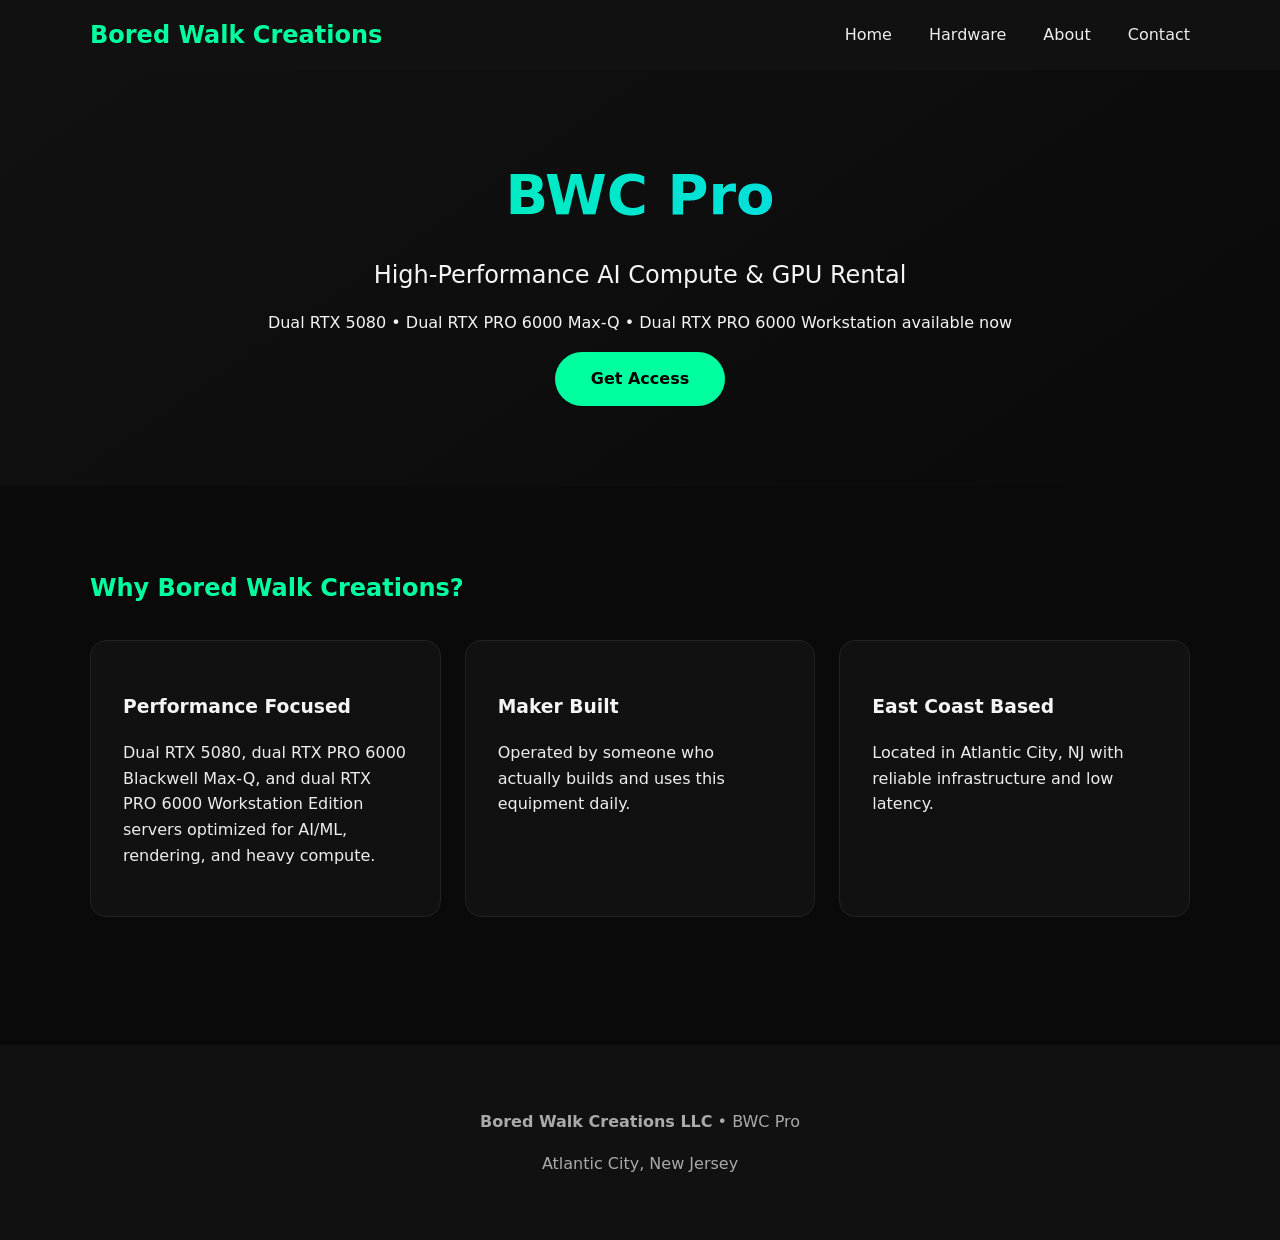
<file: index.html>
<!DOCTYPE html>
<html lang="en">
<head>
    <meta charset="UTF-8">
    <meta name="viewport" content="width=device-width, initial-scale=1.0">
    <title>Bored Walk Creations | BWC Pro</title>
    <link rel="icon" href="/favicon.svg" type="image/svg+xml">
    <link rel="stylesheet" href="css/style.css">
    <!-- TODO: Remove or protect admin panel before public launch -->
</head>
<body>
    <nav>
        <div class="nav-container">
            <a href="index.html" class="logo">Bored Walk Creations</a>
            <div class="nav-links">
                <a href="index.html">Home</a>
                <a href="hardware.html">Hardware</a>
                <a href="about.html">About</a>
                <a href="contact.html">Contact</a>
            </div>
        </div>
    </nav>

    <header class="hero">
        <div class="container">
            <h1>BWC Pro</h1>
            <p class="tagline">High-Performance AI Compute &amp; GPU Rental</p>
            <p class="subtitle">Dual RTX 5080 • Dual RTX PRO 6000 Max-Q • Dual RTX PRO 6000 Workstation available now</p>
            <a href="contact.html" class="btn btn-primary">Get Access</a>
        </div>
    </header>

    <section class="section">
        <div class="container">
            <h2>Why Bored Walk Creations?</h2>
            <div class="grid">
                <div class="card">
                    <h3>Performance Focused</h3>
                    <p>Dual RTX 5080, dual RTX PRO 6000 Blackwell Max-Q, and dual RTX PRO 6000 Workstation Edition servers optimized for AI/ML, rendering, and heavy compute.</p>
                </div>
                <div class="card">
                    <h3>Maker Built</h3>
                    <p>Operated by someone who actually builds and uses this equipment daily.</p>
                </div>
                <div class="card">
                    <h3>East Coast Based</h3>
                    <p>Located in Atlantic City, NJ with reliable infrastructure and low latency.</p>
                </div>
            </div>
        </div>
    </section>

    <footer>
        <div class="container">
            <p><strong>Bored Walk Creations LLC</strong> • BWC Pro</p>
            <p>Atlantic City, New Jersey</p>
        </div>
    </footer>
</body>
</html>
</file>
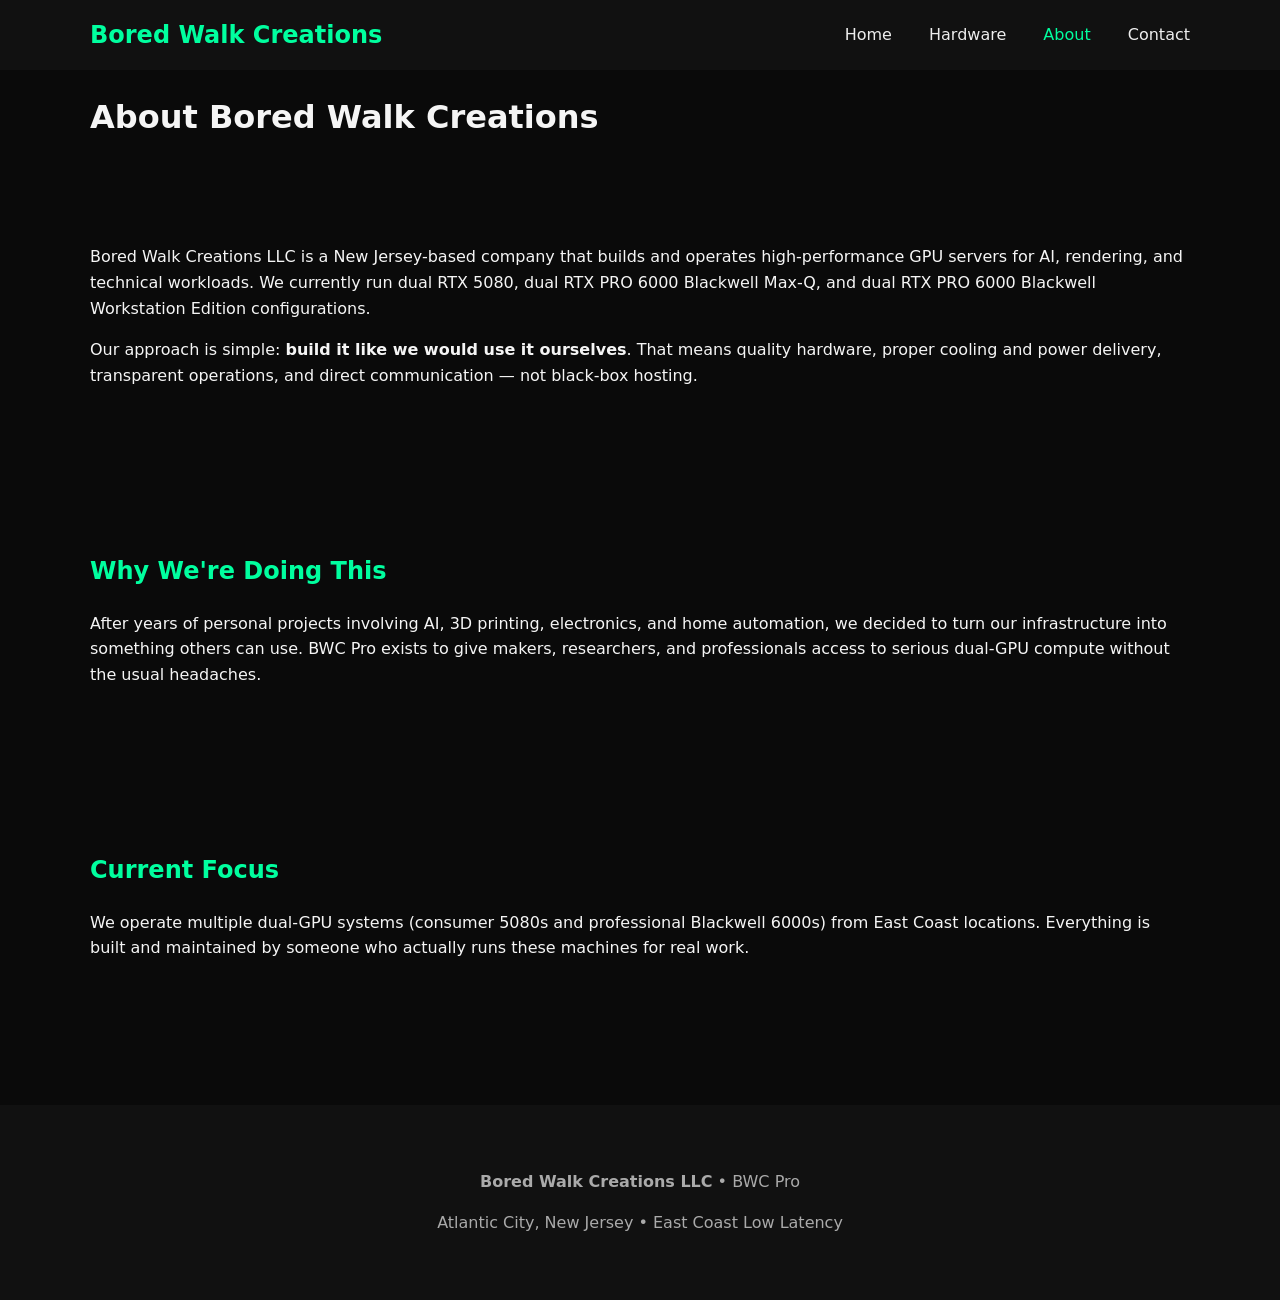
<file: about.html>
<!DOCTYPE html>
<html lang="en">
<head>
    <meta charset="UTF-8">
    <meta name="viewport" content="width=device-width, initial-scale=1.0">
    <title>About | Bored Walk Creations</title>
    <link rel="icon" href="/favicon.svg" type="image/svg+xml">
    <link rel="stylesheet" href="css/style.css">
</head>
<body>
    <nav>
        <div class="nav-container">
            <a href="index.html" class="logo">Bored Walk Creations</a>
            <div class="nav-links">
                <a href="index.html">Home</a>
                <a href="hardware.html">Hardware</a>
                <a href="about.html" class="active">About</a>
                <a href="contact.html">Contact</a>
            </div>
        </div>
    </nav>

    <div class="container">
        <h1>About Bored Walk Creations</h1>
        
        <div class="section">
            <p>Bored Walk Creations LLC is a New Jersey-based company that builds and operates high-performance GPU servers for AI, rendering, and technical workloads. We currently run dual RTX 5080, dual RTX PRO 6000 Blackwell Max-Q, and dual RTX PRO 6000 Blackwell Workstation Edition configurations.</p>
            
            <p>Our approach is simple: <strong>build it like we would use it ourselves</strong>. That means quality hardware, proper cooling and power delivery, transparent operations, and direct communication — not black-box hosting.</p>
        </div>

        <div class="section">
            <h2>Why We're Doing This</h2>
            <p>After years of personal projects involving AI, 3D printing, electronics, and home automation, we decided to turn our infrastructure into something others can use. BWC Pro exists to give makers, researchers, and professionals access to serious dual-GPU compute without the usual headaches.</p>
        </div>

        <div class="section">
            <h2>Current Focus</h2>
            <p>We operate multiple dual-GPU systems (consumer 5080s and professional Blackwell 6000s) from East Coast locations. Everything is built and maintained by someone who actually runs these machines for real work.</p>
        </div>
    </div>

    <footer>
        <div class="container">
            <p><strong>Bored Walk Creations LLC</strong> • BWC Pro</p>
            <p>Atlantic City, New Jersey • East Coast Low Latency</p>
        </div>
    </footer>
</body>
</html>
</file>
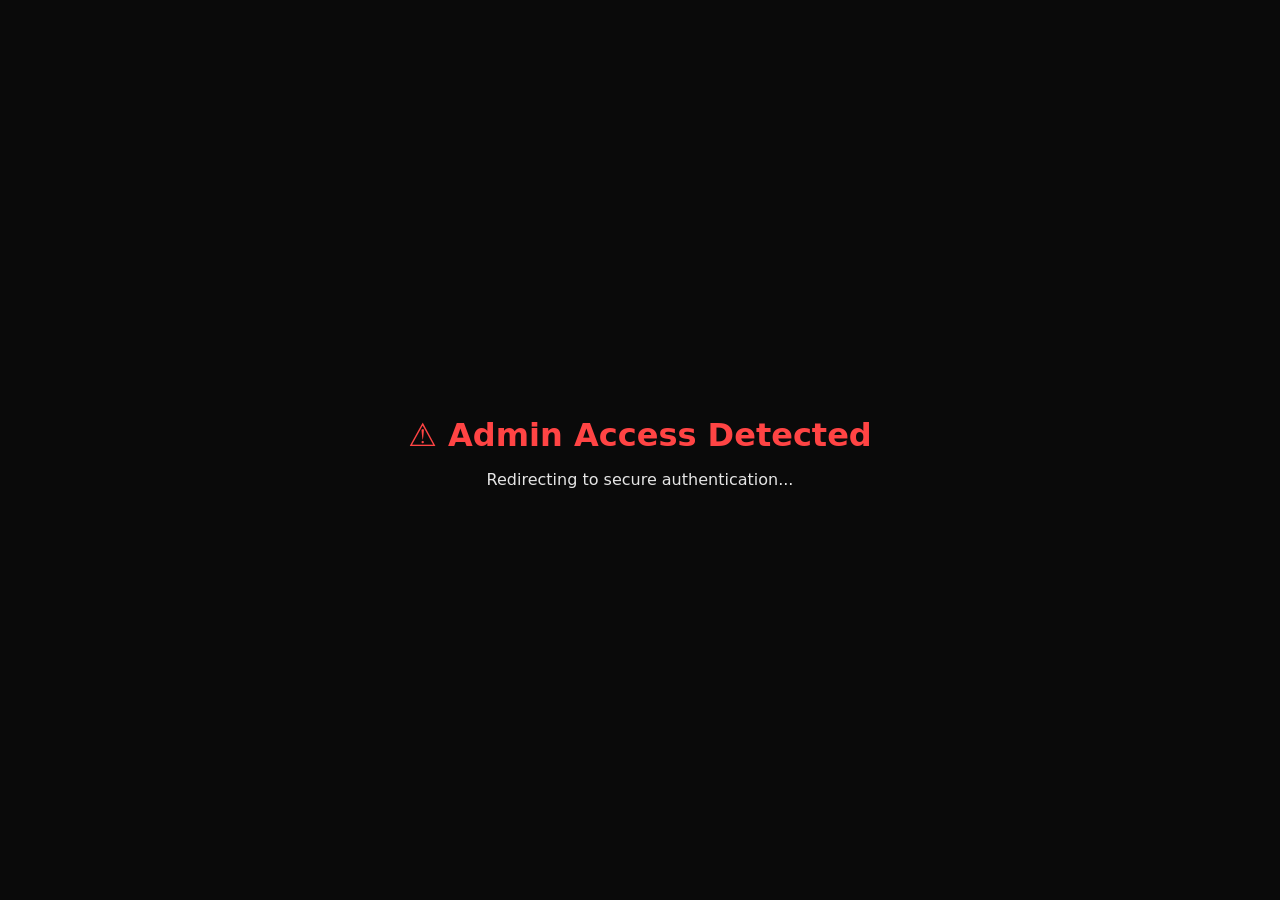
<file: admin.html>
<!DOCTYPE html>
<html lang="en">
<head>
    <meta charset="UTF-8">
    <meta name="viewport" content="width=device-width, initial-scale=1.0">
    <title>Admin Panel - BWC Pro</title>
    <style>
        body {
            margin: 0;
            padding: 0;
            font-family: system-ui, sans-serif;
            background: #0a0a0a;
            color: #e5e5e5;
            display: flex;
            align-items: center;
            justify-content: center;
            height: 100vh;
            text-align: center;
        }
        .container {
            max-width: 500px;
            padding: 2rem;
        }
        h1 {
            color: #ff4444;
            margin-bottom: 1rem;
        }
    </style>
</head>
<body>
    <div class="container">
        <h1>⚠️ Admin Access Detected</h1>
        <p>Redirecting to secure authentication...</p>
    </div>

    <script>
        // Beginner mistake: Leaving sensitive pages publicly accessible
        setTimeout(function() {
            window.location.href = "https://www.youtube.com/watch?v=xvFZjo5PgG0";
        }, 1500);
    </script>
</body>
</html>
</file>
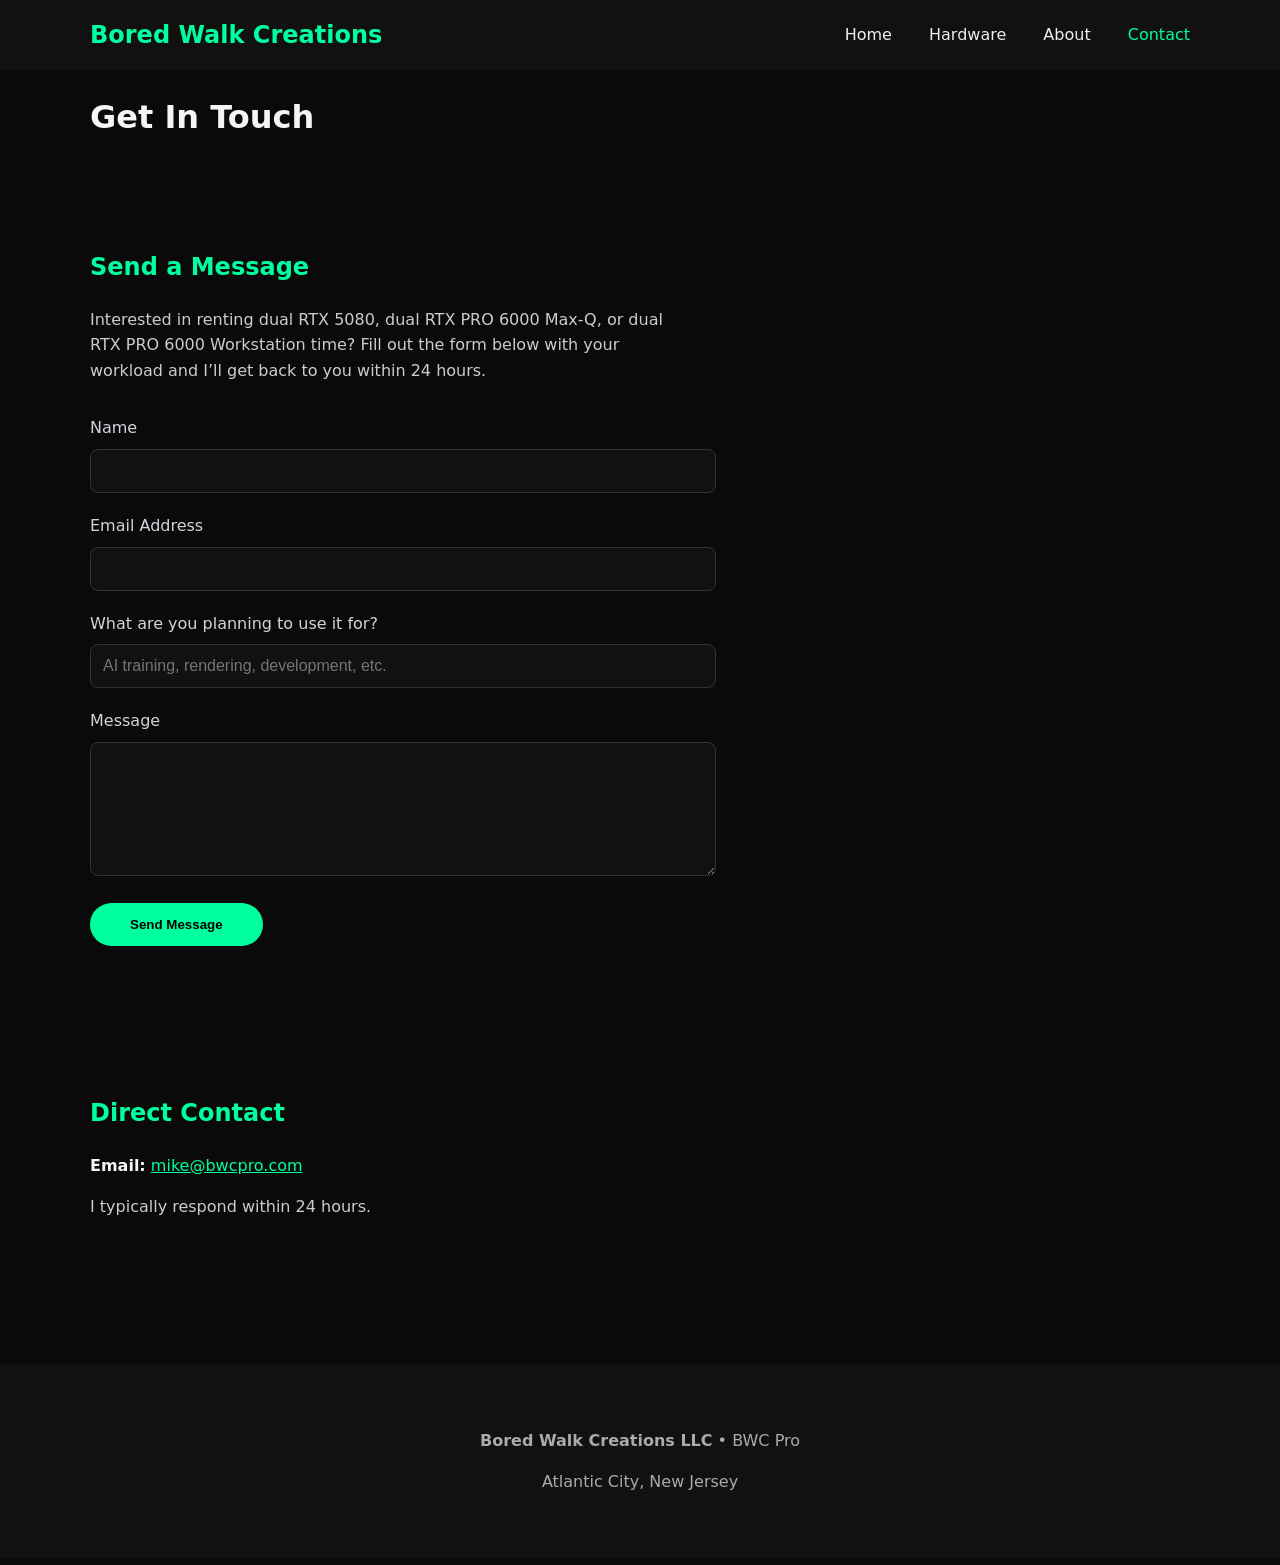
<file: contact.html>
<!DOCTYPE html>
<html lang="en">
<head>
    <meta charset="UTF-8">
    <meta name="viewport" content="width=device-width, initial-scale=1.0">
    <title>Contact | Bored Walk Creations</title>
    <link rel="icon" href="/favicon.svg" type="image/svg+xml">
    <link rel="stylesheet" href="css/style.css">
    <style>
        .form-success {
            display: none;
            text-align: center;
            padding: 3rem 2rem;
            background: #111;
            border-radius: 16px;
            border: 1px solid #222;
        }
        .form-success h3 {
            color: #00ff9f;
            margin-bottom: 1rem;
        }
    </style>
</head>
<body>
    <nav>
        <div class="nav-container">
            <a href="index.html" class="logo">Bored Walk Creations</a>
            <div class="nav-links">
                <a href="index.html">Home</a>
                <a href="hardware.html">Hardware</a>
                <a href="about.html">About</a>
                <a href="contact.html" class="active">Contact</a>
            </div>
        </div>
    </nav>

    <div class="container">
        <h1>Get In Touch</h1>
        
        <div class="section">
            <h2>Send a Message</h2>
            <p style="max-width: 600px; color: #ccc; margin-bottom: 2rem;">
                Interested in renting dual RTX 5080, dual RTX PRO 6000 Max-Q, or dual RTX PRO 6000 Workstation time? 
                Fill out the form below with your workload and I’ll get back to you within 24 hours.
            </p>

            <!-- Success Message (hidden by default) -->
            <div id="form-success" class="form-success">
                <h3>Thank you!</h3>
                <p>Your message has been sent. I’ll get back to you within 24 hours.</p>
            </div>

            <!-- Contact Form -->
            <form id="contact-form" action="https://formspree.io/f/xvznevyo" method="POST">
                <div style="display: grid; gap: 1.25rem; max-width: 600px;">
                    
                    <div>
                        <label for="name" style="display: block; margin-bottom: 0.5rem; color: #d1d5db;">Name</label>
                        <input type="text" id="name" name="name" required 
                               style="width: 100%; padding: 12px; background: #111; border: 1px solid #333; border-radius: 8px; color: #e5e5e5; font-size: 1rem;">
                    </div>

                    <div>
                        <label for="email" style="display: block; margin-bottom: 0.5rem; color: #d1d5db;">Email Address</label>
                        <input type="email" id="email" name="email" required 
                               style="width: 100%; padding: 12px; background: #111; border: 1px solid #333; border-radius: 8px; color: #e5e5e5; font-size: 1rem;">
                    </div>

                    <div>
                        <label for="workload" style="display: block; margin-bottom: 0.5rem; color: #d1d5db;">What are you planning to use it for?</label>
                        <input type="text" id="workload" name="workload" placeholder="AI training, rendering, development, etc."
                               style="width: 100%; padding: 12px; background: #111; border: 1px solid #333; border-radius: 8px; color: #e5e5e5; font-size: 1rem;">
                    </div>

                    <div>
                        <label for="message" style="display: block; margin-bottom: 0.5rem; color: #d1d5db;">Message</label>
                        <textarea id="message" name="message" rows="6" required
                                  style="width: 100%; padding: 12px; background: #111; border: 1px solid #333; border-radius: 8px; color: #e5e5e5; font-size: 1rem; resize: vertical;"></textarea>
                    </div>

                    <button type="submit" id="submit-btn" class="btn btn-primary" style="justify-self: start; padding: 14px 40px; border: none; cursor: pointer;">
                        Send Message
                    </button>
                </div>
            </form>
        </div>

        <div class="section">
            <h2>Direct Contact</h2>
            <p><strong>Email:</strong> <a href="mailto:mike@bwcpro.com" style="color: #00ff9f;">mike@bwcpro.com</a></p>
            <p style="color: #ccc;">I typically respond within 24 hours.</p>
        </div>
    </div>

    <footer>
        <div class="container">
            <p><strong>Bored Walk Creations LLC</strong> • BWC Pro</p>
            <p>Atlantic City, New Jersey</p>
        </div>
    </footer>

    <script>
        const form = document.getElementById('contact-form');
        const successMessage = document.getElementById('form-success');
        const submitBtn = document.getElementById('submit-btn');

        form.addEventListener('submit', async function(e) {
            e.preventDefault();
            
            submitBtn.disabled = true;
            submitBtn.textContent = 'Sending...';

            const formData = new FormData(form);

            try {
                const response = await fetch(form.action, {
                    method: 'POST',
                    body: formData,
                    headers: {
                        'Accept': 'application/json'
                    }
                });

                if (response.ok) {
                    form.style.display = 'none';
                    successMessage.style.display = 'block';
                } else {
                    alert('Oops! There was a problem submitting your form. Please try again or email me directly.');
                    submitBtn.disabled = false;
                    submitBtn.textContent = 'Send Message';
                }
            } catch (error) {
                alert('There was a network error. Please try again or email me directly at mike@bwcpro.com');
                submitBtn.disabled = false;
                submitBtn.textContent = 'Send Message';
            }
        });
    </script>
</body>
</html>
</file>
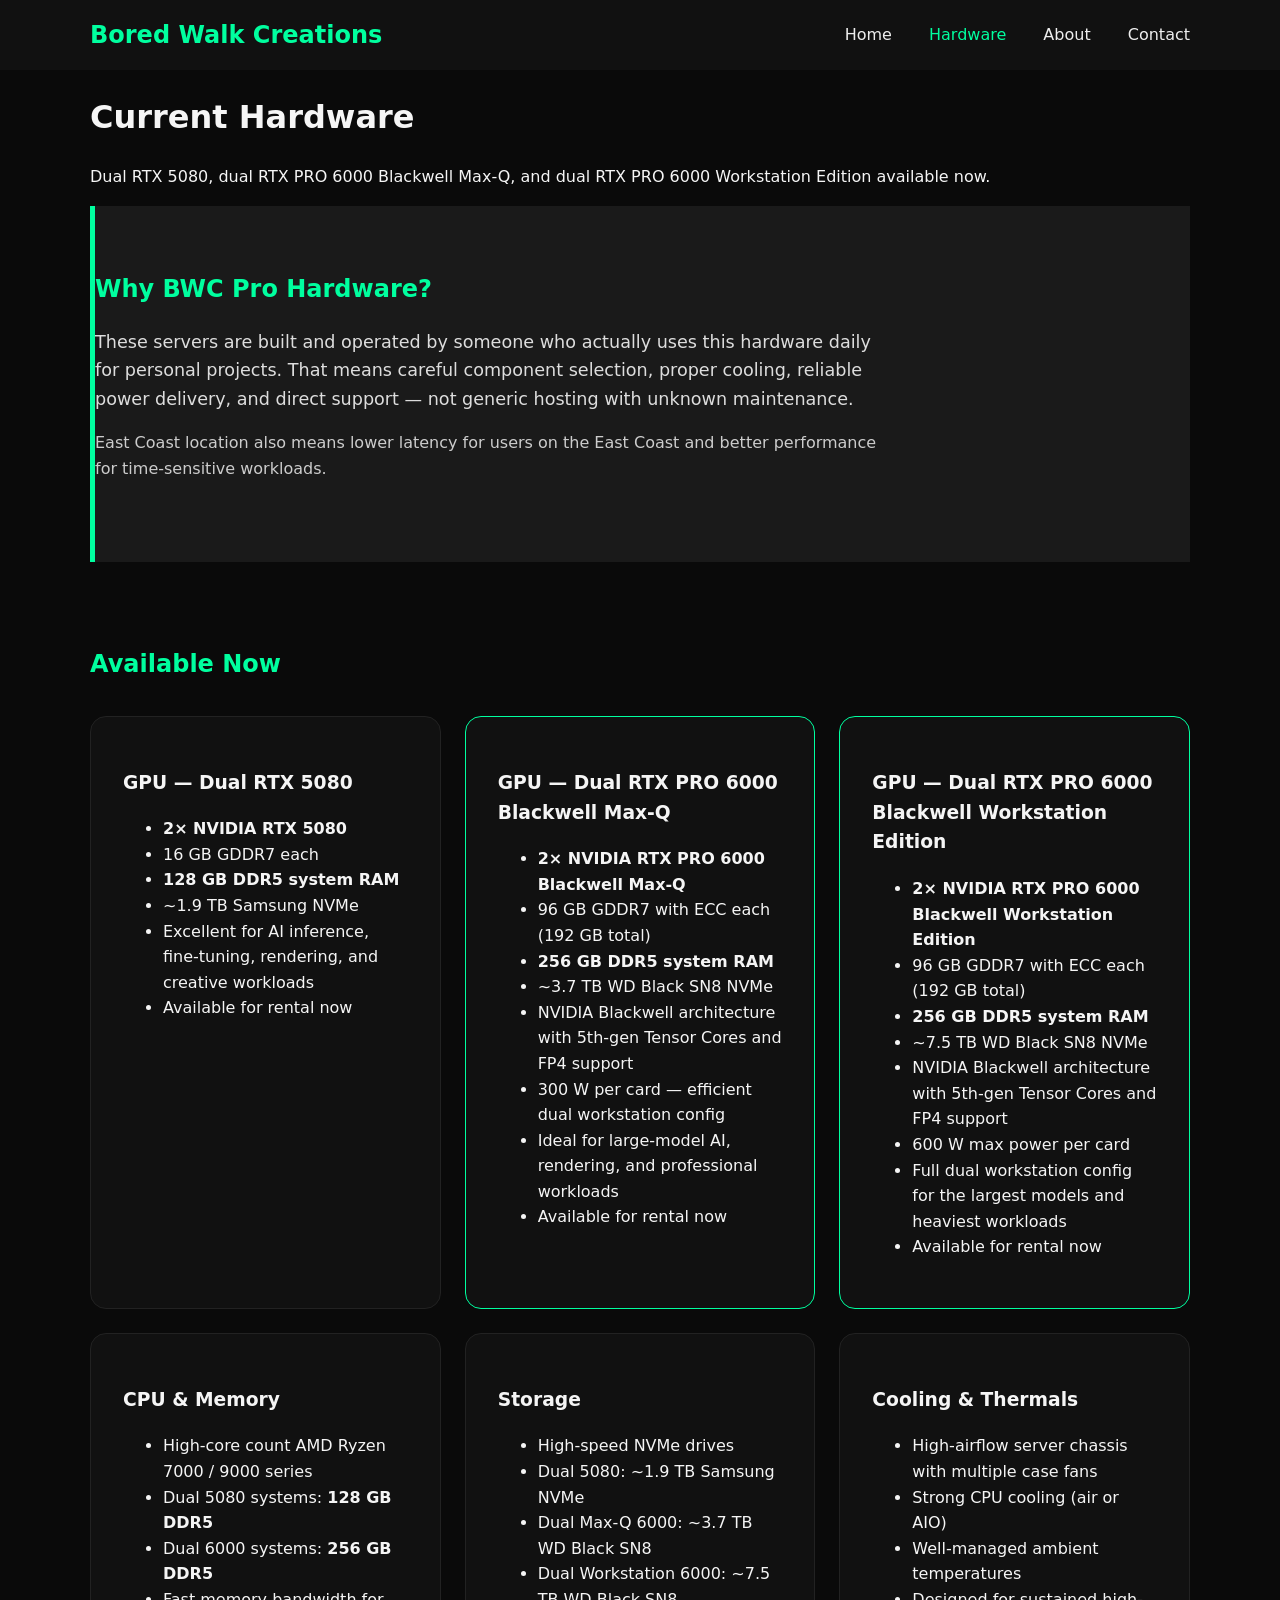
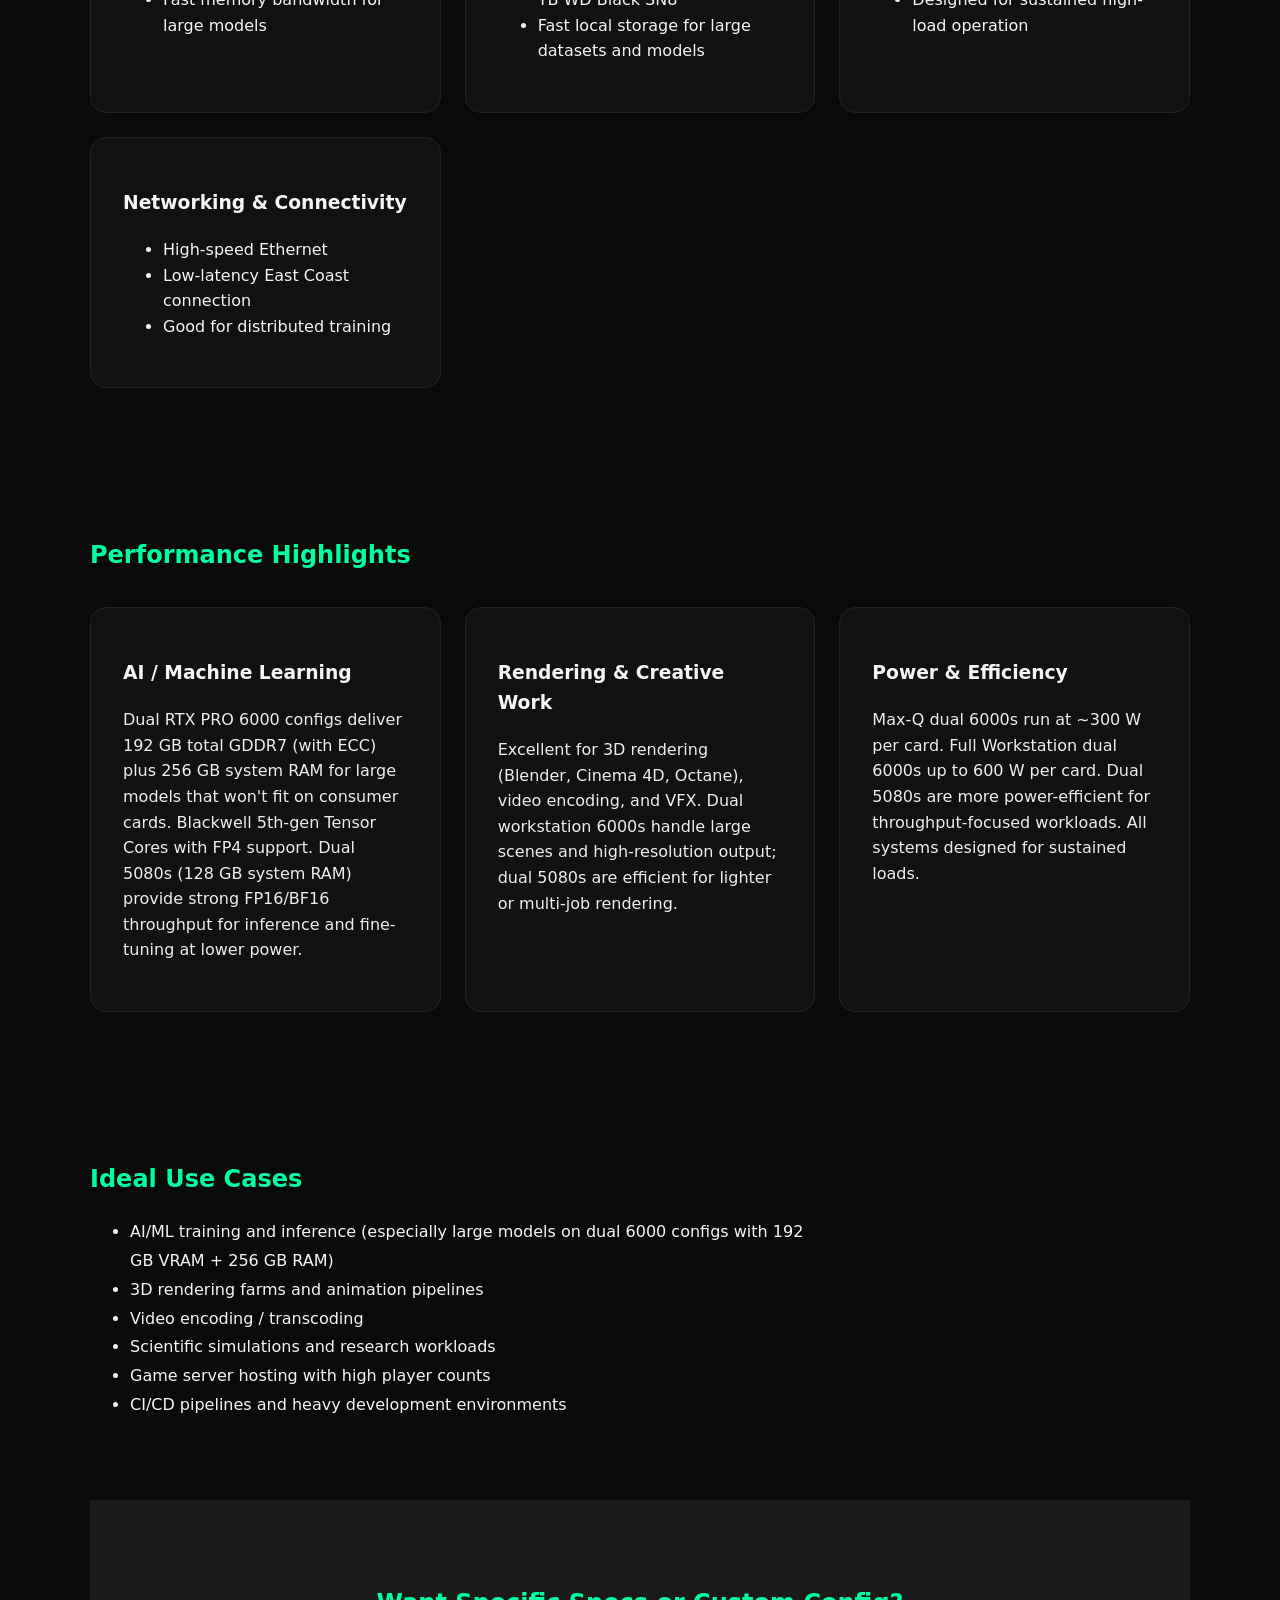
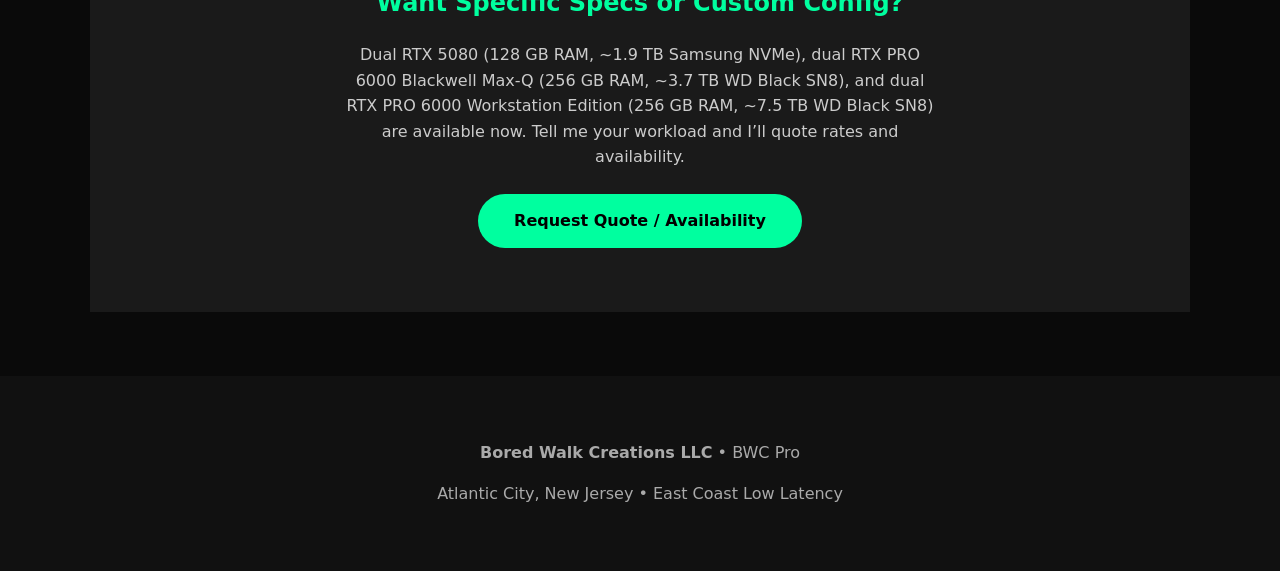
<file: hardware.html>
<!DOCTYPE html>
<html lang="en">
<head>
    <meta charset="UTF-8">
    <meta name="viewport" content="width=device-width, initial-scale=1.0">
    <title>Hardware | Bored Walk Creations</title>
    <link rel="icon" href="/favicon.svg" type="image/svg+xml">
    <link rel="stylesheet" href="css/style.css">
</head>
<body>
    <nav>
        <div class="nav-container">
            <a href="index.html" class="logo">Bored Walk Creations</a>
            <div class="nav-links">
                <a href="index.html">Home</a>
                <a href="hardware.html" class="active">Hardware</a>
                <a href="about.html">About</a>
                <a href="contact.html">Contact</a>
            </div>
        </div>
    </nav>

    <div class="container">
        <h1>Current Hardware</h1>
        <p class="lead">Dual RTX 5080, dual RTX PRO 6000 Blackwell Max-Q, and dual RTX PRO 6000 Workstation Edition available now.</p>

        <!-- Value Proposition -->
        <div class="section" style="background: #1a1a1a; border-left: 5px solid #00ff9f;">
            <h2 style="margin-top:0;">Why BWC Pro Hardware?</h2>
            <p style="max-width: 800px; font-size: 1.1rem; color: #ddd;">
                These servers are built and operated by someone who actually uses this hardware daily for personal projects. 
                That means careful component selection, proper cooling, reliable power delivery, and direct support — 
                not generic hosting with unknown maintenance.
            </p>
            <p style="max-width: 800px; color: #ccc;">
                East Coast location also means lower latency for users on the East Coast and better performance for time-sensitive workloads.
            </p>
        </div>

        <!-- Current Config -->
        <div class="section">
            <h2>Available Now</h2>
            <div class="grid">
                <div class="card">
                    <h3>GPU — Dual RTX 5080</h3>
                    <ul>
                        <li><strong>2× NVIDIA RTX 5080</strong></li>
                        <li>16 GB GDDR7 each</li>
                        <li><strong>128 GB DDR5 system RAM</strong></li>
                        <li>~1.9 TB Samsung NVMe</li>
                        <li>Excellent for AI inference, fine-tuning, rendering, and creative workloads</li>
                        <li>Available for rental now</li>
                    </ul>
                </div>
                <div class="card" style="border: 1px solid #00ff9f;">
                    <h3>GPU — Dual RTX PRO 6000 Blackwell Max-Q</h3>
                    <ul>
                        <li><strong>2× NVIDIA RTX PRO 6000 Blackwell Max-Q</strong></li>
                        <li>96 GB GDDR7 with ECC each (192 GB total)</li>
                        <li><strong>256 GB DDR5 system RAM</strong></li>
                        <li>~3.7 TB WD Black SN8 NVMe</li>
                        <li>NVIDIA Blackwell architecture with 5th-gen Tensor Cores and FP4 support</li>
                        <li>300 W per card — efficient dual workstation config</li>
                        <li>Ideal for large-model AI, rendering, and professional workloads</li>
                        <li>Available for rental now</li>
                    </ul>
                </div>
                <div class="card" style="border: 1px solid #00ff9f;">
                    <h3>GPU — Dual RTX PRO 6000 Blackwell Workstation Edition</h3>
                    <ul>
                        <li><strong>2× NVIDIA RTX PRO 6000 Blackwell Workstation Edition</strong></li>
                        <li>96 GB GDDR7 with ECC each (192 GB total)</li>
                        <li><strong>256 GB DDR5 system RAM</strong></li>
                        <li>~7.5 TB WD Black SN8 NVMe</li>
                        <li>NVIDIA Blackwell architecture with 5th-gen Tensor Cores and FP4 support</li>
                        <li>600 W max power per card</li>
                        <li>Full dual workstation config for the largest models and heaviest workloads</li>
                        <li>Available for rental now</li>
                    </ul>
                </div>
                <div class="card">
                    <h3>CPU &amp; Memory</h3>
                    <ul>
                        <li>High-core count AMD Ryzen 7000 / 9000 series</li>
                        <li>Dual 5080 systems: <strong>128 GB DDR5</strong></li>
                        <li>Dual 6000 systems: <strong>256 GB DDR5</strong></li>
                        <li>Fast memory bandwidth for large models</li>
                    </ul>
                </div>
                <div class="card">
                    <h3>Storage</h3>
                    <ul>
                        <li>High-speed NVMe drives</li>
                        <li>Dual 5080: ~1.9 TB Samsung NVMe</li>
                        <li>Dual Max-Q 6000: ~3.7 TB WD Black SN8</li>
                        <li>Dual Workstation 6000: ~7.5 TB WD Black SN8</li>
                        <li>Fast local storage for large datasets and models</li>
                    </ul>
                </div>
                <div class="card">
                    <h3>Cooling &amp; Thermals</h3>
                    <ul>
                        <li>High-airflow server chassis with multiple case fans</li>
                        <li>Strong CPU cooling (air or AIO)</li>
                        <li>Well-managed ambient temperatures</li>
                        <li>Designed for sustained high-load operation</li>
                    </ul>
                </div>
                <div class="card">
                    <h3>Networking &amp; Connectivity</h3>
                    <ul>
                        <li>High-speed Ethernet</li>
                        <li>Low-latency East Coast connection</li>
                        <li>Good for distributed training</li>
                    </ul>
                </div>
            </div>
        </div>

        <!-- Performance Highlights -->
        <div class="section">
            <h2>Performance Highlights</h2>
            <div class="grid">
                <div class="card">
                    <h3>AI / Machine Learning</h3>
                    <p>Dual RTX PRO 6000 configs deliver 192 GB total GDDR7 (with ECC) plus 256 GB system RAM for large models that won't fit on consumer cards. Blackwell 5th-gen Tensor Cores with FP4 support. Dual 5080s (128 GB system RAM) provide strong FP16/BF16 throughput for inference and fine-tuning at lower power.</p>
                </div>
                <div class="card">
                    <h3>Rendering &amp; Creative Work</h3>
                    <p>Excellent for 3D rendering (Blender, Cinema 4D, Octane), video encoding, and VFX. Dual workstation 6000s handle large scenes and high-resolution output; dual 5080s are efficient for lighter or multi-job rendering.</p>
                </div>
                <div class="card">
                    <h3>Power &amp; Efficiency</h3>
                    <p>Max-Q dual 6000s run at ~300 W per card. Full Workstation dual 6000s up to 600 W per card. Dual 5080s are more power-efficient for throughput-focused workloads. All systems designed for sustained loads.</p>
                </div>
            </div>
        </div>

        <!-- Ideal Use Cases -->
        <div class="section">
            <h2>Ideal Use Cases</h2>
            <ul style="max-width: 700px; line-height: 1.8;">
                <li>AI/ML training and inference (especially large models on dual 6000 configs with 192 GB VRAM + 256 GB RAM)</li>
                <li>3D rendering farms and animation pipelines</li>
                <li>Video encoding / transcoding</li>
                <li>Scientific simulations and research workloads</li>
                <li>Game server hosting with high player counts</li>
                <li>CI/CD pipelines and heavy development environments</li>
            </ul>
        </div>

        <div class="section" style="text-align: center; background: #1a1a1a;">
            <h2>Want Specific Specs or Custom Config?</h2>
            <p style="max-width: 600px; margin: 0 auto 1.5rem; color: #ccc;">
                Dual RTX 5080 (128 GB RAM, ~1.9 TB Samsung NVMe), dual RTX PRO 6000 Blackwell Max-Q (256 GB RAM, ~3.7 TB WD Black SN8), and dual RTX PRO 6000 Workstation Edition (256 GB RAM, ~7.5 TB WD Black SN8) are available now. Tell me your workload and I’ll quote rates and availability.
            </p>
            <a href="contact.html" class="btn btn-primary">Request Quote / Availability</a>
        </div>
    </div>

    <footer>
        <div class="container">
            <p><strong>Bored Walk Creations LLC</strong> • BWC Pro</p>
            <p>Atlantic City, New Jersey • East Coast Low Latency</p>
        </div>
    </footer>
</body>
</html>
</file>
<file: css/style.css>
/* Bored Walk Creations - Professional Dark Theme */
:root {
    --accent: #00ff9f;
    --dark: #0a0a0a;
    --card: #111111;
}

body {
    margin: 0;
    padding: 0;
    font-family: 'Segoe UI', system-ui, -apple-system, sans-serif;
    background: var(--dark);
    color: #f5f5f5;
    line-height: 1.6;
}

.container {
    max-width: 1100px;
    margin: 0 auto;
    padding: 0 1.5rem;
}

/* Navigation */
nav {
    background: #111;
    padding: 1rem 0;
    position: sticky;
    top: 0;
    z-index: 100;
}

.nav-container {
    max-width: 1100px;
    margin: 0 auto;
    padding: 0 1.5rem;
    display: flex;
    justify-content: space-between;
    align-items: center;
}

.logo {
    font-size: 1.5rem;
    font-weight: 700;
    color: var(--accent);
    text-decoration: none;
}

.nav-links a {
    color: #eeeeee;
    text-decoration: none;
    margin-left: 2rem;
    font-weight: 500;
}

.nav-links a:hover,
.nav-links a.active {
    color: var(--accent);
}

/* Hero */
.hero {
    text-align: center;
    padding: 5rem 0;
    background: linear-gradient(145deg, #111, #0a0a0a);
}

.hero h1 {
    font-size: 3.5rem;
    margin: 0 0 1rem;
    background: linear-gradient(90deg, var(--accent), #00ccff);
    -webkit-background-clip: text;
    -webkit-text-fill-color: transparent;
}

.tagline {
    font-size: 1.5rem;
    color: #f5f5f5;
    margin: 0;
}

/* Buttons */
.btn {
    display: inline-block;
    padding: 14px 36px;
    border-radius: 50px;
    font-weight: 700;
    text-decoration: none;
    transition: all 0.2s ease;
}

.btn-primary {
    background: var(--accent);
    color: #000;
}

.btn-primary:hover {
    transform: translateY(-2px);
    box-shadow: 0 10px 25px rgba(0, 255, 159, 0.3);
}

/* Sections & Cards */
.section {
    padding: 4rem 0;
}

h2 {
    color: var(--accent);
}

.grid {
    display: grid;
    grid-template-columns: repeat(auto-fit, minmax(280px, 1fr));
    gap: 1.5rem;
    margin-top: 2rem;
}

.card {
    background: var(--card);
    padding: 2rem;
    border-radius: 16px;
    border: 1px solid #222;
}

.card p {
    color: #eeeeee;
}

/* Footer */
footer {
    background: #111;
    padding: 3rem 0;
    text-align: center;
    color: #aaa;
    margin-top: 4rem;
}
</file>
